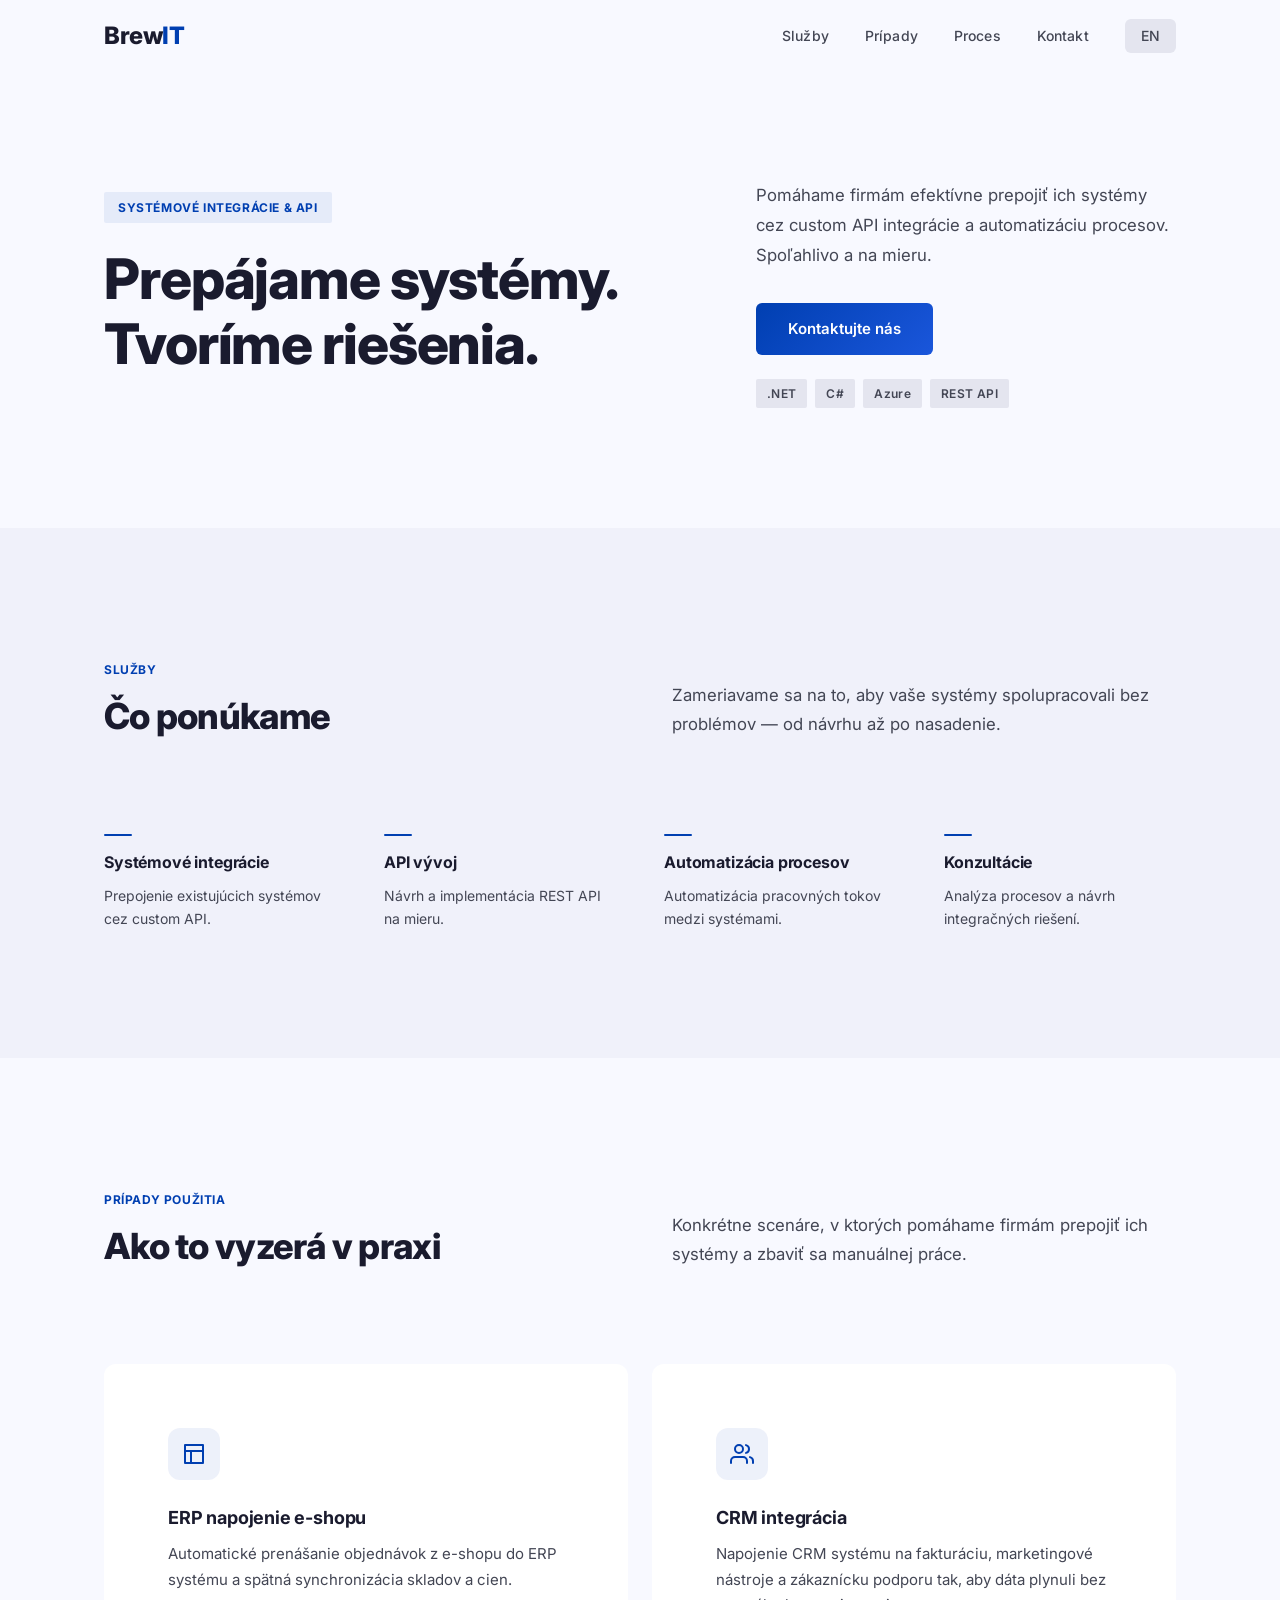
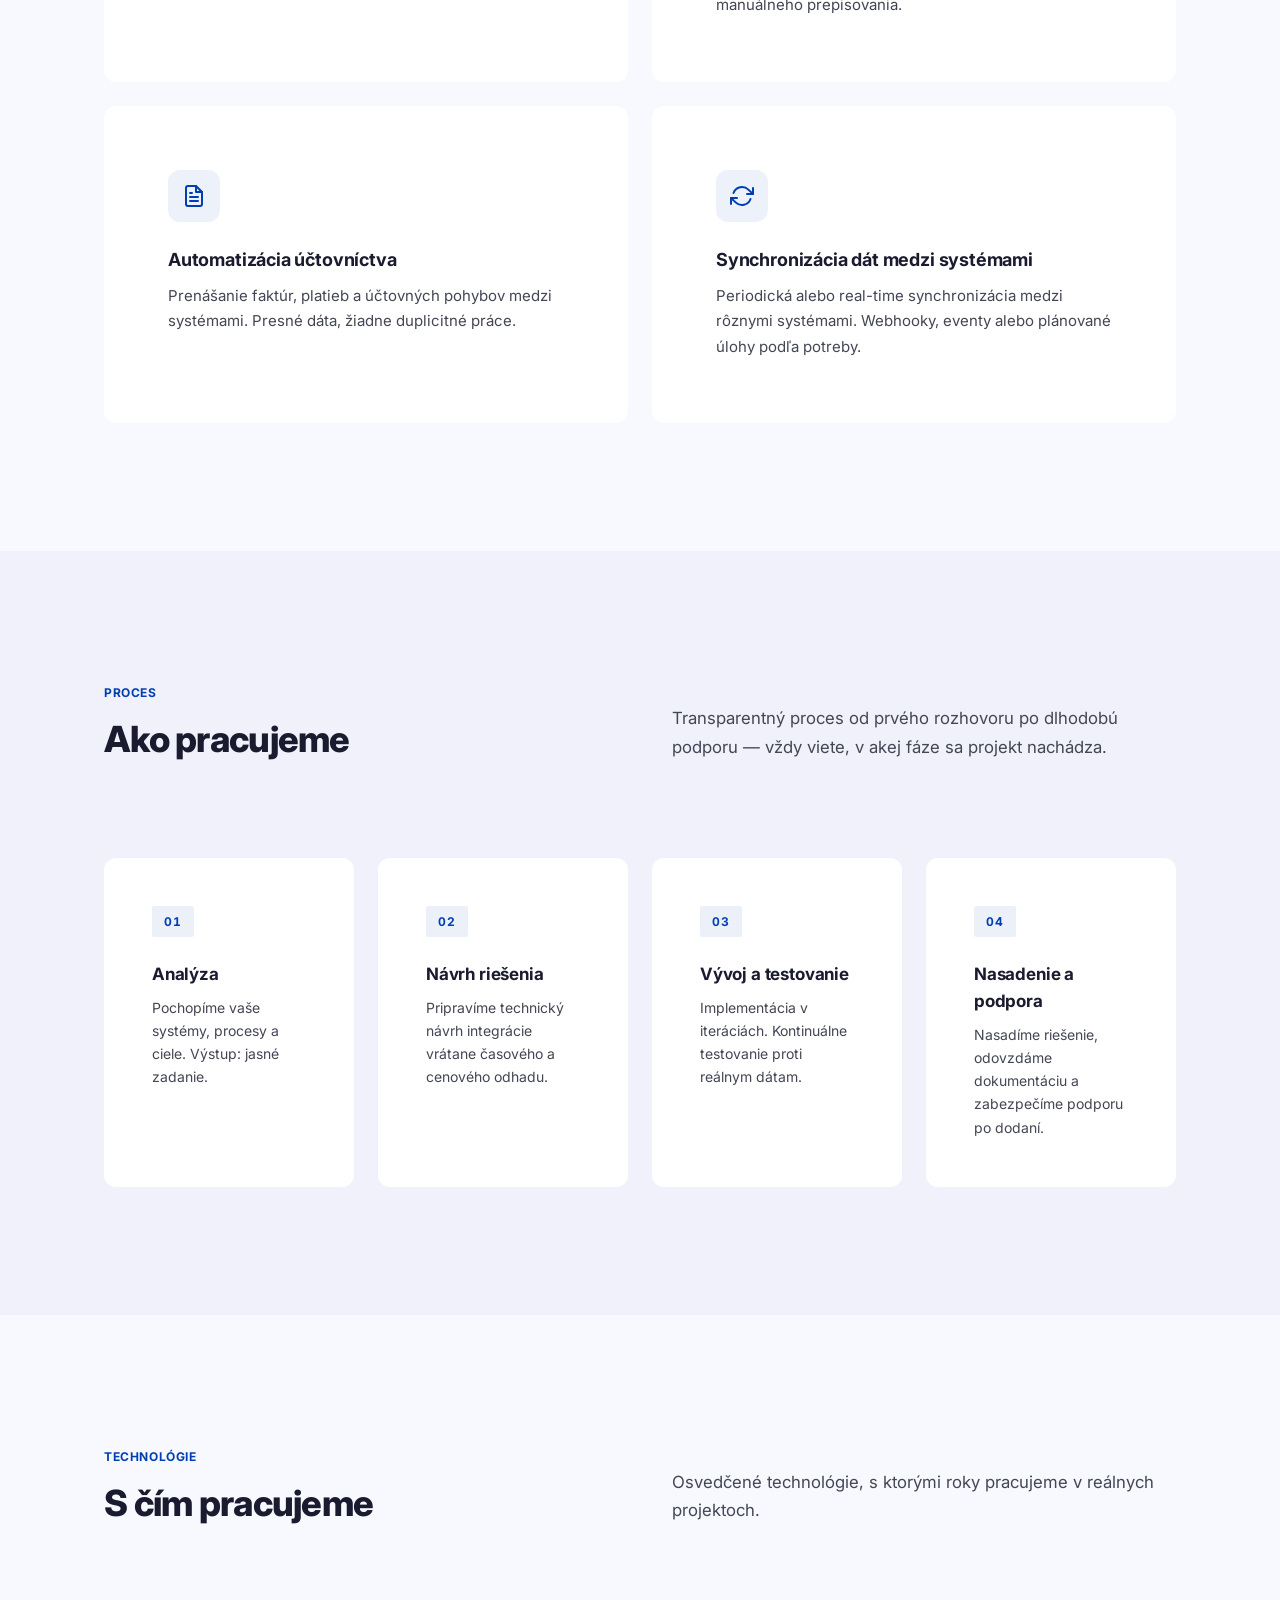
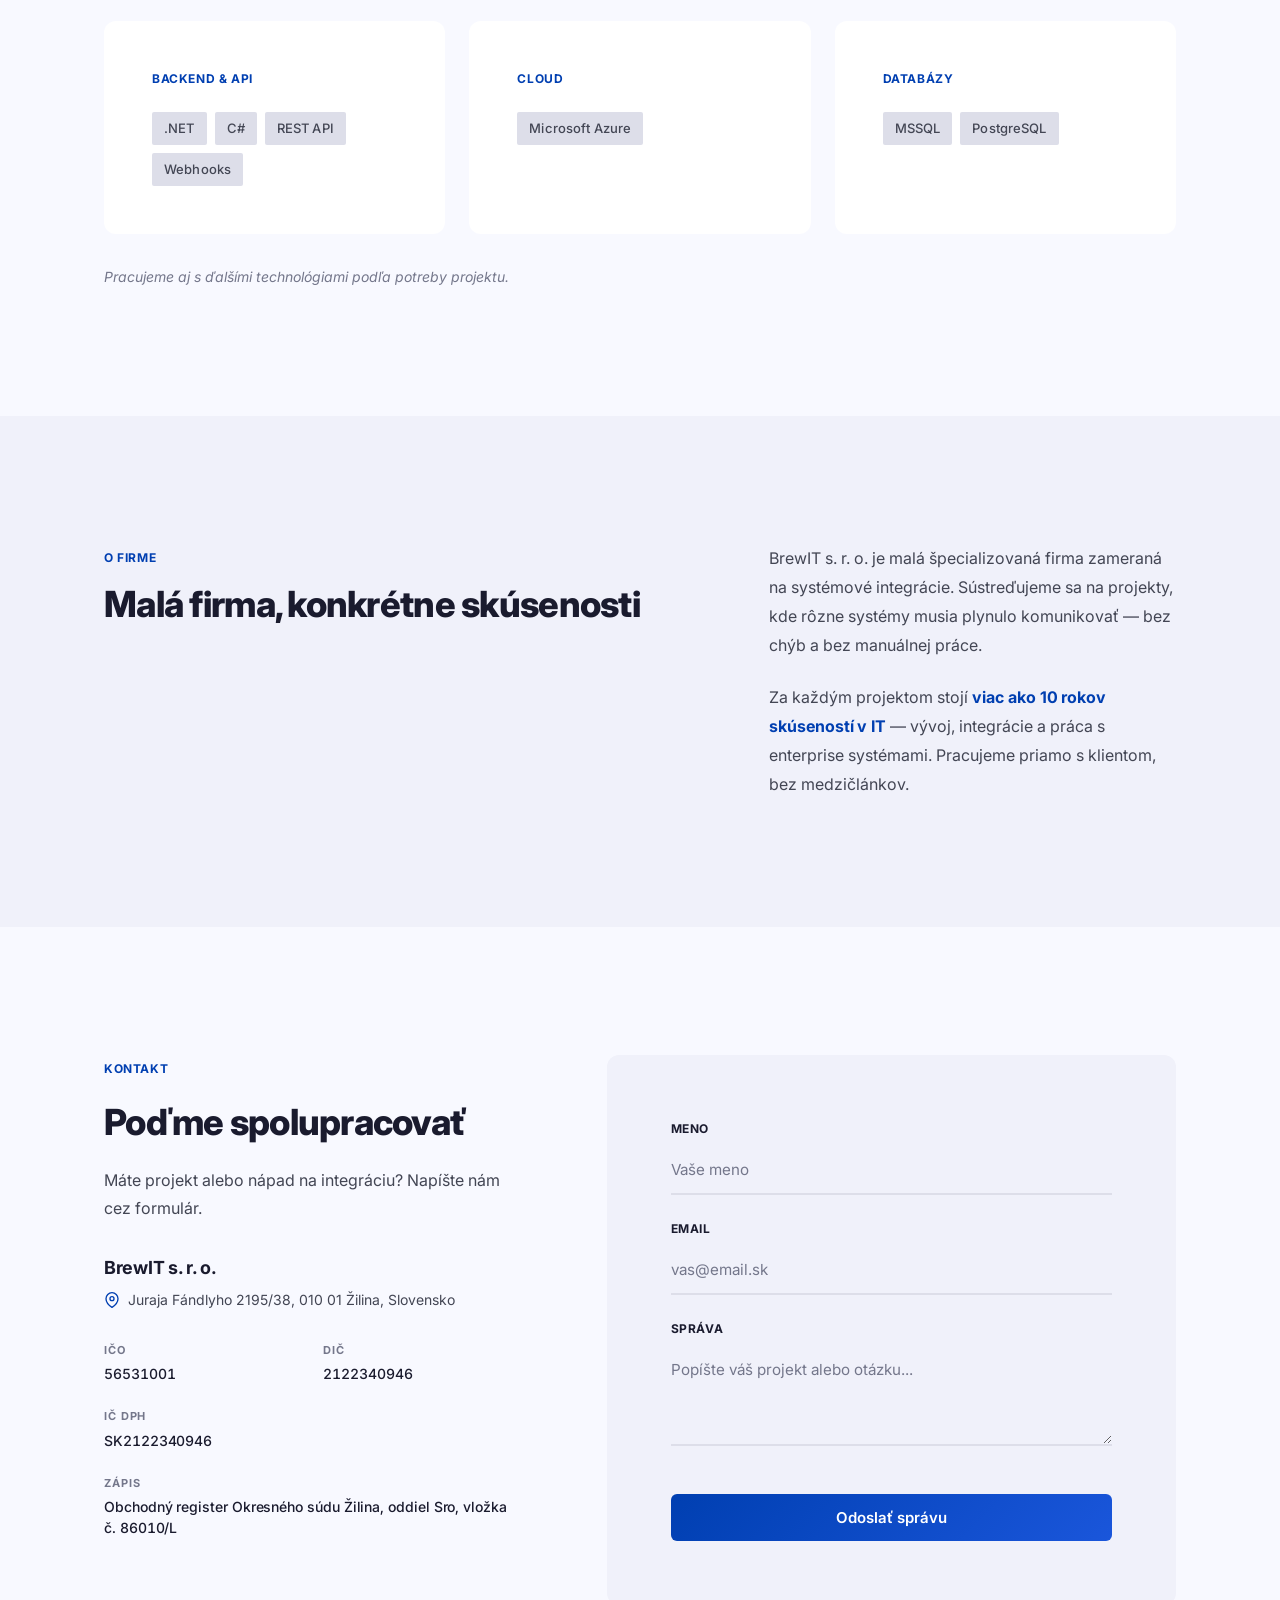
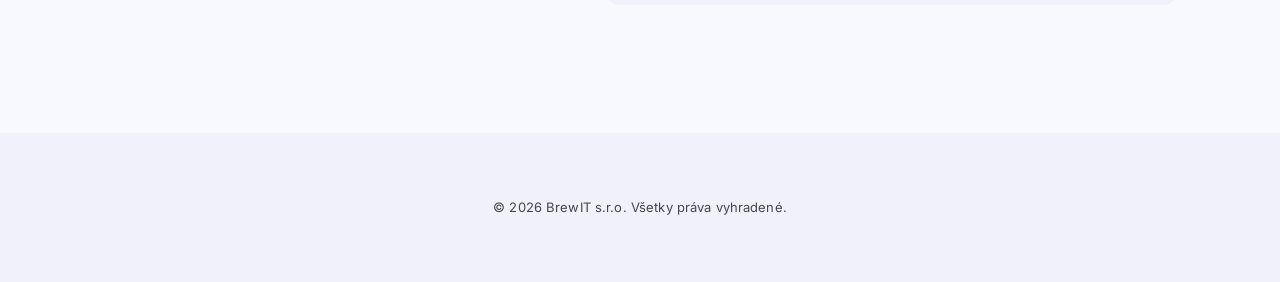
<file: index.html>
<!DOCTYPE html>
<html lang="sk">
<head>
  <meta charset="UTF-8">
  <meta name="viewport" content="width=device-width, initial-scale=1.0">

  <!-- SEO -->
  <title>BrewIT s.r.o. | Systémové integrácie &amp; API vývoj</title>
  <meta name="description" content="BrewIT s.r.o. – custom systémové integrácie, API vývoj a automatizácia procesov. Prepájame vaše systémy efektívne a spoľahlivo.">
  <meta name="keywords" content="systémové integrácie, API vývoj, automatizácia, REST API, integračné riešenia, Slovensko, BrewIT">
  <meta name="author" content="BrewIT s.r.o.">
  <meta name="robots" content="index, follow">
  <link rel="canonical" href="https://brewit.sk/">

  <!-- Hreflang -->
  <link rel="alternate" hreflang="sk" href="https://brewit.sk/">
  <link rel="alternate" hreflang="en" href="https://brewit.sk/en/">
  <link rel="alternate" hreflang="x-default" href="https://brewit.sk/">

  <!-- Open Graph -->
  <meta property="og:type" content="website">
  <meta property="og:title" content="BrewIT s.r.o. | Systémové integrácie &amp; API vývoj">
  <meta property="og:description" content="Custom systémové integrácie, API vývoj a automatizácia procesov. Prepájame vaše systémy efektívne a spoľahlivo.">
  <meta property="og:url" content="https://brewit.sk/">
  <meta property="og:locale" content="sk_SK">
  <meta property="og:site_name" content="BrewIT s.r.o.">
  <meta property="og:image" content="https://brewit.sk/og-image.svg">
  <meta property="og:image:width" content="1200">
  <meta property="og:image:height" content="630">
  <meta property="og:image:alt" content="BrewIT s.r.o. — Systémové integrácie & API vývoj">

  <!-- Favicon -->
  <link rel="icon" type="image/svg+xml" href="favicon.svg">

  <!-- Fonts -->
  <link rel="preconnect" href="https://fonts.googleapis.com">
  <link rel="preconnect" href="https://fonts.gstatic.com" crossorigin>
  <link href="https://fonts.googleapis.com/css2?family=Inter:wght@400;500;600;700;800&display=swap" rel="stylesheet">

  <!-- Styles -->
  <link rel="stylesheet" href="css/style.css">

  <!-- JSON-LD Structured Data -->
  <script type="application/ld+json">
  {
    "@context": "https://schema.org",
    "@type": "ProfessionalService",
    "name": "BrewIT s.r.o.",
    "description": "Custom systémové integrácie, API vývoj a automatizácia procesov",
    "url": "https://brewit.sk",
    "areaServed": ["SK", "CZ"],
    "serviceType": ["Systémové integrácie", "API vývoj", "Automatizácia procesov", "IT konzultácie"],
    "knowsLanguage": ["sk", "en", "cs"],
    "priceRange": "$$"
  }
  </script>
</head>
<body>

  <a href="#main" class="skip-link">Preskočiť na obsah</a>

  <!-- Header -->
  <header class="header" id="header">
    <div class="container">
      <a href="/" class="logo">Brew<span>IT</span></a>
      <nav class="nav" id="nav">
        <a href="#sluzby">Služby</a>
        <a href="#pripady">Prípady</a>
        <a href="#proces">Proces</a>
        <a href="#kontakt">Kontakt</a>
        <a href="/en/" class="lang-switch">EN</a>
      </nav>
      <button class="menu-toggle" id="menuToggle" aria-label="Otvoriť menu">
        <span></span>
        <span></span>
        <span></span>
      </button>
    </div>
  </header>

  <main id="main">
    <!-- Hero — Asymmetric -->
    <section class="hero">
      <div class="container">
        <div class="hero-content">
          <div class="hero-left">
            <span class="hero-label">Systémové integrácie &amp; API</span>
            <h1>Prepájame systémy.<br>Tvoríme riešenia.</h1>
          </div>
          <div class="hero-right">
            <p>Pomáhame firmám efektívne prepojiť ich systémy cez custom API integrácie a automatizáciu procesov. Spoľahlivo a na mieru.</p>
            <a href="#kontakt" class="btn btn-primary">Kontaktujte nás</a>
            <div class="hero-chips" aria-label="Kľúčové technológie">
              <span class="hero-chip">.NET</span>
              <span class="hero-chip">C#</span>
              <span class="hero-chip">Azure</span>
              <span class="hero-chip">REST API</span>
            </div>
          </div>
        </div>
      </div>
    </section>

    <!-- Služby -->
    <section class="services" id="sluzby">
      <div class="container">
        <div class="section-header">
          <div>
            <span class="section-label">Služby</span>
            <h2>Čo ponúkame</h2>
          </div>
          <p>Zameriavame sa na to, aby vaše systémy spolupracovali bez problémov — od návrhu až po nasadenie.</p>
        </div>
        <div class="services-strip">
          <div class="service-pillar">
            <h3>Systémové integrácie</h3>
            <p>Prepojenie existujúcich systémov cez custom API.</p>
          </div>
          <div class="service-pillar">
            <h3>API vývoj</h3>
            <p>Návrh a implementácia REST API na mieru.</p>
          </div>
          <div class="service-pillar">
            <h3>Automatizácia procesov</h3>
            <p>Automatizácia pracovných tokov medzi systémami.</p>
          </div>
          <div class="service-pillar">
            <h3>Konzultácie</h3>
            <p>Analýza procesov a návrh integračných riešení.</p>
          </div>
        </div>
      </div>
    </section>

    <!-- Prípady použitia -->
    <section class="use-cases" id="pripady">
      <div class="container">
        <div class="section-header">
          <div>
            <span class="section-label">Prípady použitia</span>
            <h2>Ako to vyzerá v praxi</h2>
          </div>
          <p>Konkrétne scenáre, v ktorých pomáhame firmám prepojiť ich systémy a zbaviť sa manuálnej práce.</p>
        </div>
        <div class="use-cases-grid">

          <div class="use-case-card">
            <div class="service-icon">
              <svg aria-hidden="true" viewBox="0 0 24 24"><path d="M3 3h18v18H3z"/><path d="M3 9h18M9 21V9"/></svg>
            </div>
            <h3>ERP napojenie e-shopu</h3>
            <p>Automatické prenášanie objednávok z e-shopu do ERP systému a spätná synchronizácia skladov a cien.</p>
          </div>

          <div class="use-case-card">
            <div class="service-icon">
              <svg aria-hidden="true" viewBox="0 0 24 24"><path d="M17 21v-2a4 4 0 00-4-4H5a4 4 0 00-4 4v2"/><circle cx="9" cy="7" r="4"/><path d="M23 21v-2a4 4 0 00-3-3.87M16 3.13a4 4 0 010 7.75"/></svg>
            </div>
            <h3>CRM integrácia</h3>
            <p>Napojenie CRM systému na fakturáciu, marketingové nástroje a zákaznícku podporu tak, aby dáta plynuli bez manuálneho prepisovania.</p>
          </div>

          <div class="use-case-card">
            <div class="service-icon">
              <svg aria-hidden="true" viewBox="0 0 24 24"><path d="M14 2H6a2 2 0 00-2 2v16a2 2 0 002 2h12a2 2 0 002-2V8z"/><path d="M14 2v6h6M16 13H8M16 17H8M10 9H8"/></svg>
            </div>
            <h3>Automatizácia účtovníctva</h3>
            <p>Prenášanie faktúr, platieb a účtovných pohybov medzi systémami. Presné dáta, žiadne duplicitné práce.</p>
          </div>

          <div class="use-case-card">
            <div class="service-icon">
              <svg aria-hidden="true" viewBox="0 0 24 24"><path d="M23 4v6h-6M1 20v-6h6"/><path d="M3.51 9a9 9 0 0114.85-3.36L23 10M1 14l4.64 4.36A9 9 0 0020.49 15"/></svg>
            </div>
            <h3>Synchronizácia dát medzi systémami</h3>
            <p>Periodická alebo real-time synchronizácia medzi rôznymi systémami. Webhooky, eventy alebo plánované úlohy podľa potreby.</p>
          </div>

        </div>
      </div>
    </section>

    <!-- Proces -->
    <section class="process" id="proces">
      <div class="container">
        <div class="section-header">
          <div>
            <span class="section-label">Proces</span>
            <h2>Ako pracujeme</h2>
          </div>
          <p>Transparentný proces od prvého rozhovoru po dlhodobú podporu — vždy viete, v akej fáze sa projekt nachádza.</p>
        </div>
        <div class="process-steps">

          <div class="process-step">
            <span class="process-number">01</span>
            <h3>Analýza</h3>
            <p>Pochopíme vaše systémy, procesy a ciele. Výstup: jasné zadanie.</p>
          </div>

          <div class="process-step">
            <span class="process-number">02</span>
            <h3>Návrh riešenia</h3>
            <p>Pripravíme technický návrh integrácie vrátane časového a cenového odhadu.</p>
          </div>

          <div class="process-step">
            <span class="process-number">03</span>
            <h3>Vývoj a testovanie</h3>
            <p>Implementácia v iteráciách. Kontinuálne testovanie proti reálnym dátam.</p>
          </div>

          <div class="process-step">
            <span class="process-number">04</span>
            <h3>Nasadenie a podpora</h3>
            <p>Nasadíme riešenie, odovzdáme dokumentáciu a zabezpečíme podporu po dodaní.</p>
          </div>

        </div>
      </div>
    </section>

    <!-- Technológie -->
    <section class="tech" id="technologie">
      <div class="container">
        <div class="section-header">
          <div>
            <span class="section-label">Technológie</span>
            <h2>S čím pracujeme</h2>
          </div>
          <p>Osvedčené technológie, s ktorými roky pracujeme v reálnych projektoch.</p>
        </div>
        <div class="tech-grid">

          <div class="tech-category">
            <h3>Backend &amp; API</h3>
            <div class="tech-chips">
              <span class="tech-chip">.NET</span>
              <span class="tech-chip">C#</span>
              <span class="tech-chip">REST API</span>
              <span class="tech-chip">Webhooks</span>
            </div>
          </div>

          <div class="tech-category">
            <h3>Cloud</h3>
            <div class="tech-chips">
              <span class="tech-chip">Microsoft Azure</span>
            </div>
          </div>

          <div class="tech-category">
            <h3>Databázy</h3>
            <div class="tech-chips">
              <span class="tech-chip">MSSQL</span>
              <span class="tech-chip">PostgreSQL</span>
            </div>
          </div>

        </div>
        <p class="tech-note">Pracujeme aj s ďalšími technológiami podľa potreby projektu.</p>
      </div>
    </section>

    <!-- O firme -->
    <section class="about" id="o-firme">
      <div class="container">
        <div class="about-content">
          <div class="about-left">
            <span class="section-label">O firme</span>
            <h2>Malá firma, konkrétne skúsenosti</h2>
          </div>
          <div class="about-right">
            <p>BrewIT s. r. o. je malá špecializovaná firma zameraná na systémové integrácie. Sústreďujeme sa na projekty, kde rôzne systémy musia plynulo komunikovať — bez chýb a bez manuálnej práce.</p>
            <p>Za každým projektom stojí <span class="stat-inline">viac ako 10 rokov skúseností v IT</span> — vývoj, integrácie a práca s enterprise systémami. Pracujeme priamo s klientom, bez medzičlánkov.</p>
          </div>
        </div>
      </div>
    </section>

    <!-- Kontakt -->
    <section class="contact" id="kontakt">
      <div class="container">
        <div class="contact-wrapper">
          <div class="contact-info">
            <span class="section-label">Kontakt</span>
            <h2>Poďme spolupracovať</h2>
            <p>Máte projekt alebo nápad na integráciu? Napíšte nám cez formulár.</p>

            <div class="billing">
              <div class="billing-header">
                <div class="billing-name">BrewIT s. r. o.</div>
                <div class="billing-address">
                  <svg aria-hidden="true" viewBox="0 0 24 24"><path d="M21 10c0 7-9 13-9 13s-9-6-9-13a9 9 0 0118 0z"/><circle cx="12" cy="10" r="3"/></svg>
                  <span>Juraja Fándlyho 2195/38, 010 01 Žilina, Slovensko</span>
                </div>
              </div>

              <div class="billing-grid">
                <div class="billing-row">
                  <span class="billing-label">IČO</span>
                  <span class="billing-value">56531001</span>
                </div>
                <div class="billing-row">
                  <span class="billing-label">DIČ</span>
                  <span class="billing-value">2122340946</span>
                </div>
                <div class="billing-row billing-row--full">
                  <span class="billing-label">IČ DPH</span>
                  <span class="billing-value">SK2122340946</span>
                </div>
                <div class="billing-row billing-row--full">
                  <span class="billing-label">Zápis</span>
                  <span class="billing-value">Obchodný register Okresného súdu Žilina, oddiel Sro, vložka č. 86010/L</span>
                </div>
              </div>
            </div>
          </div>

          <form class="contact-form" action="https://formspree.io/f/xpqorbgz" method="POST">
            <div class="form-group">
              <label for="name">Meno</label>
              <input type="text" id="name" name="name" required placeholder="Vaše meno">
            </div>
            <div class="form-group">
              <label for="email">Email</label>
              <input type="email" id="email" name="email" required placeholder="vas@email.sk">
            </div>
            <div class="form-group">
              <label for="message">Správa</label>
              <textarea id="message" name="message" required placeholder="Popíšte váš projekt alebo otázku..."></textarea>
            </div>
            <div class="form-hp" aria-hidden="true">
              <label for="_gotcha">Nevypĺňajte toto pole</label>
              <input type="text" id="_gotcha" name="_gotcha" tabindex="-1" autocomplete="off">
            </div>
            <p class="form-error" role="alert" hidden></p>
            <button type="submit" class="btn btn-primary">Odoslať správu</button>
          </form>
          <div class="form-success" role="status" hidden>
            <span class="section-label">Odoslané</span>
            <h3>Ďakujeme za vašu správu.</h3>
            <p>Dostali sme ju a ozveme sa vám čoskoro.</p>
          </div>
        </div>
      </div>
    </section>
  </main>

  <!-- Footer -->
  <footer class="footer">
    <div class="container">
      <p>&copy; 2026 BrewIT s.r.o. Všetky práva vyhradené.</p>
    </div>
  </footer>

  <script src="js/main.js"></script>
</body>
</html>
</file>
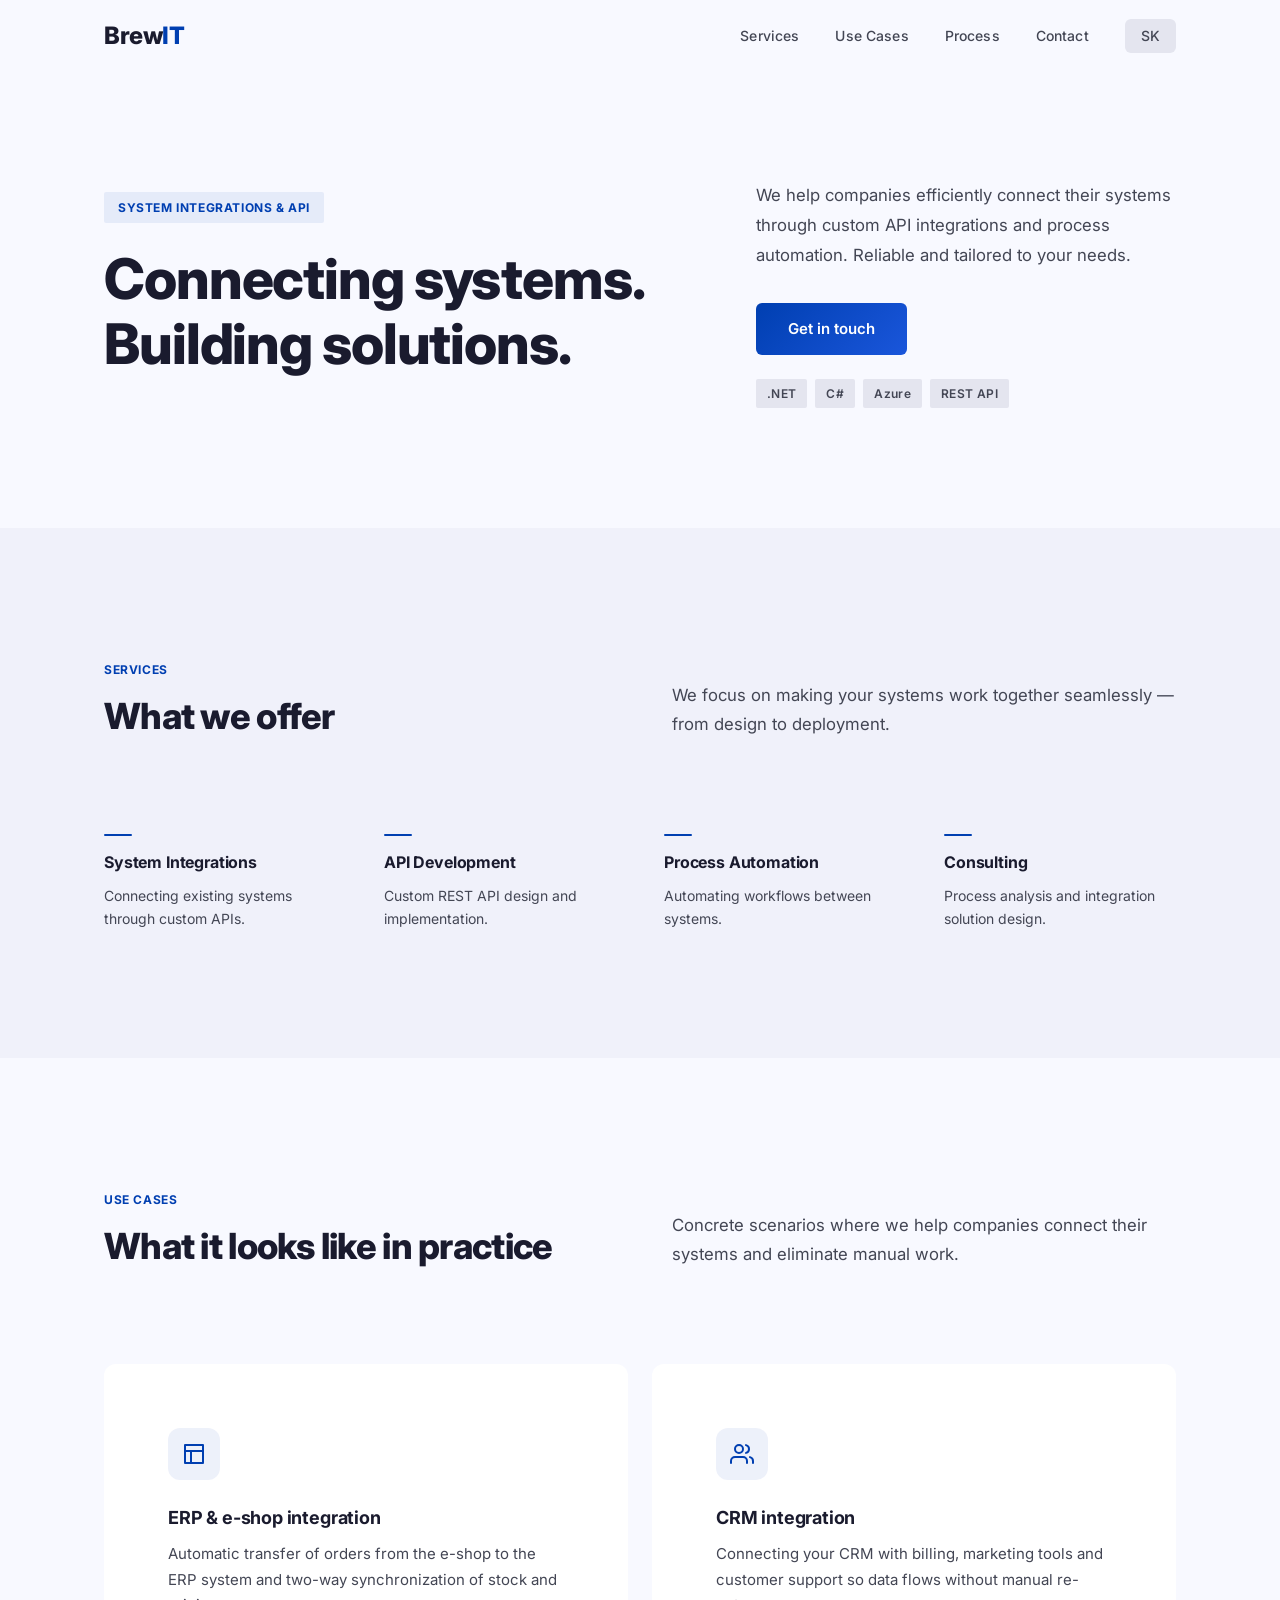
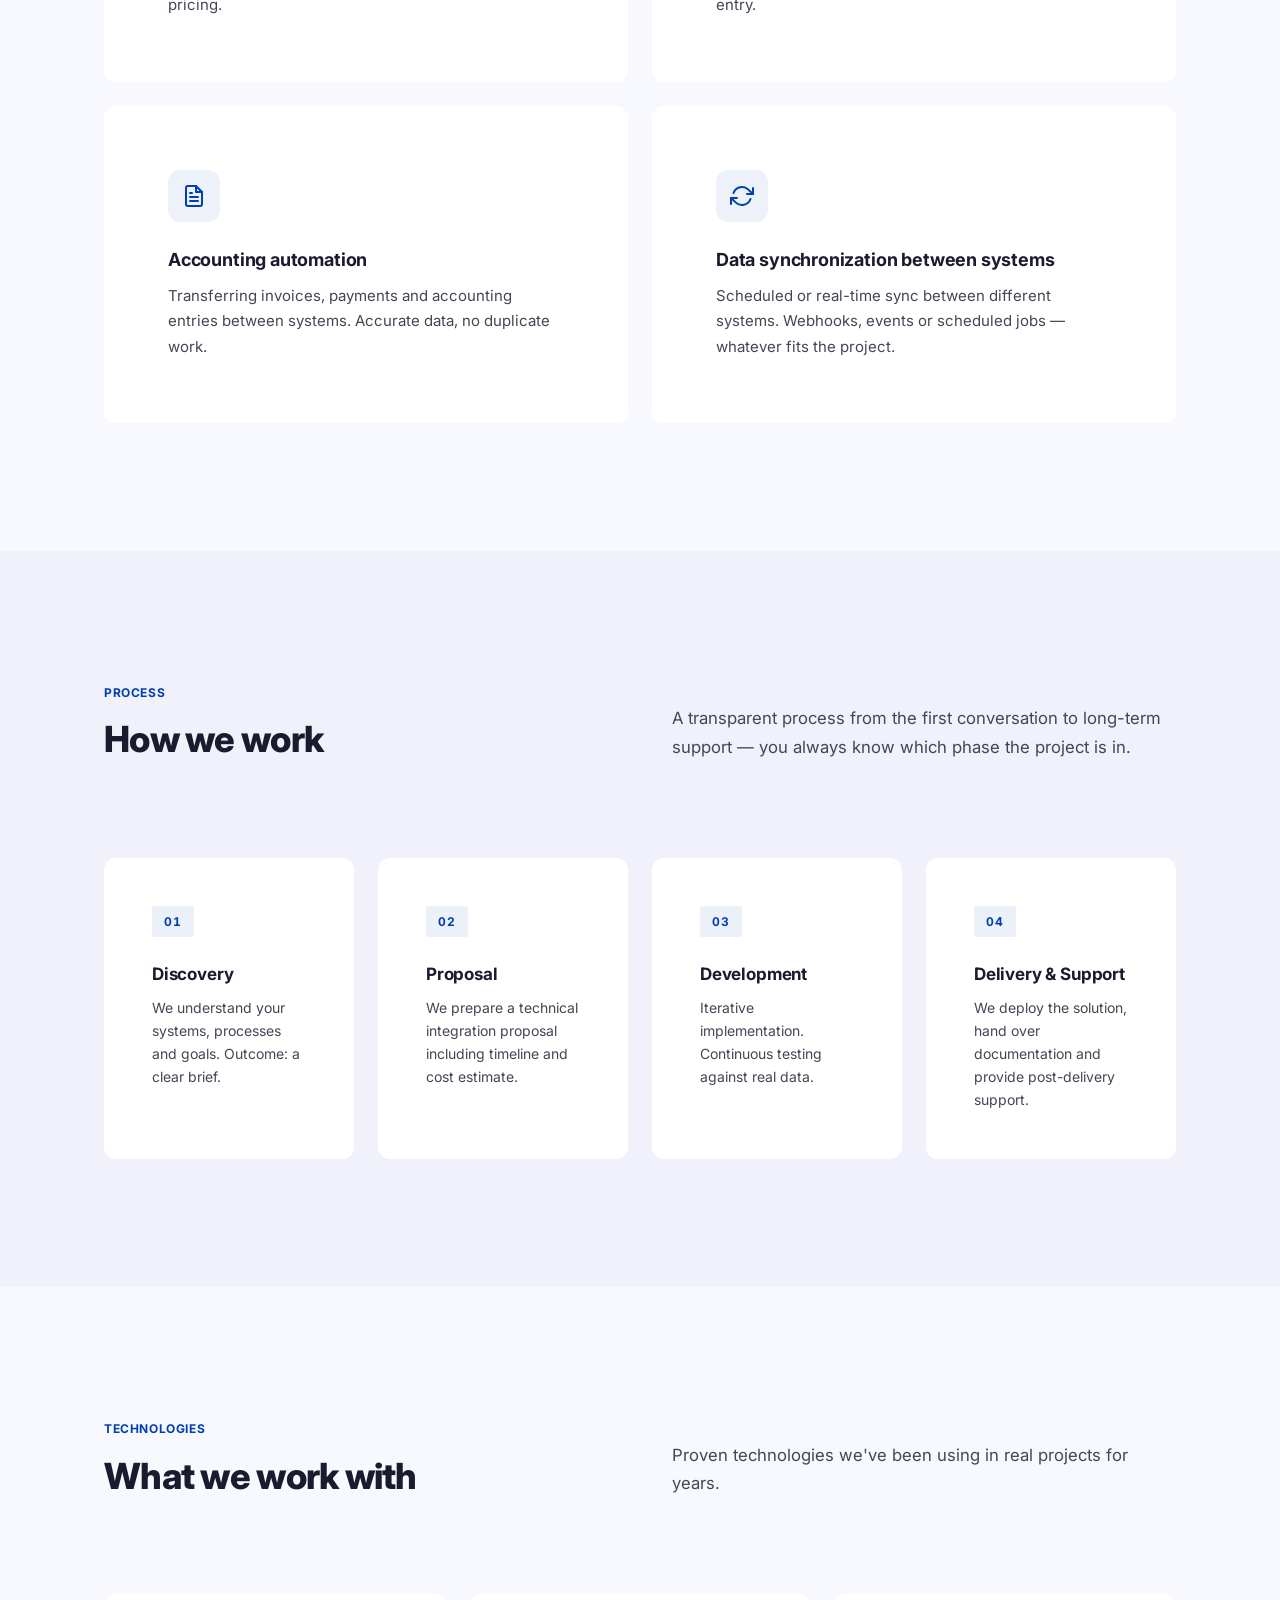
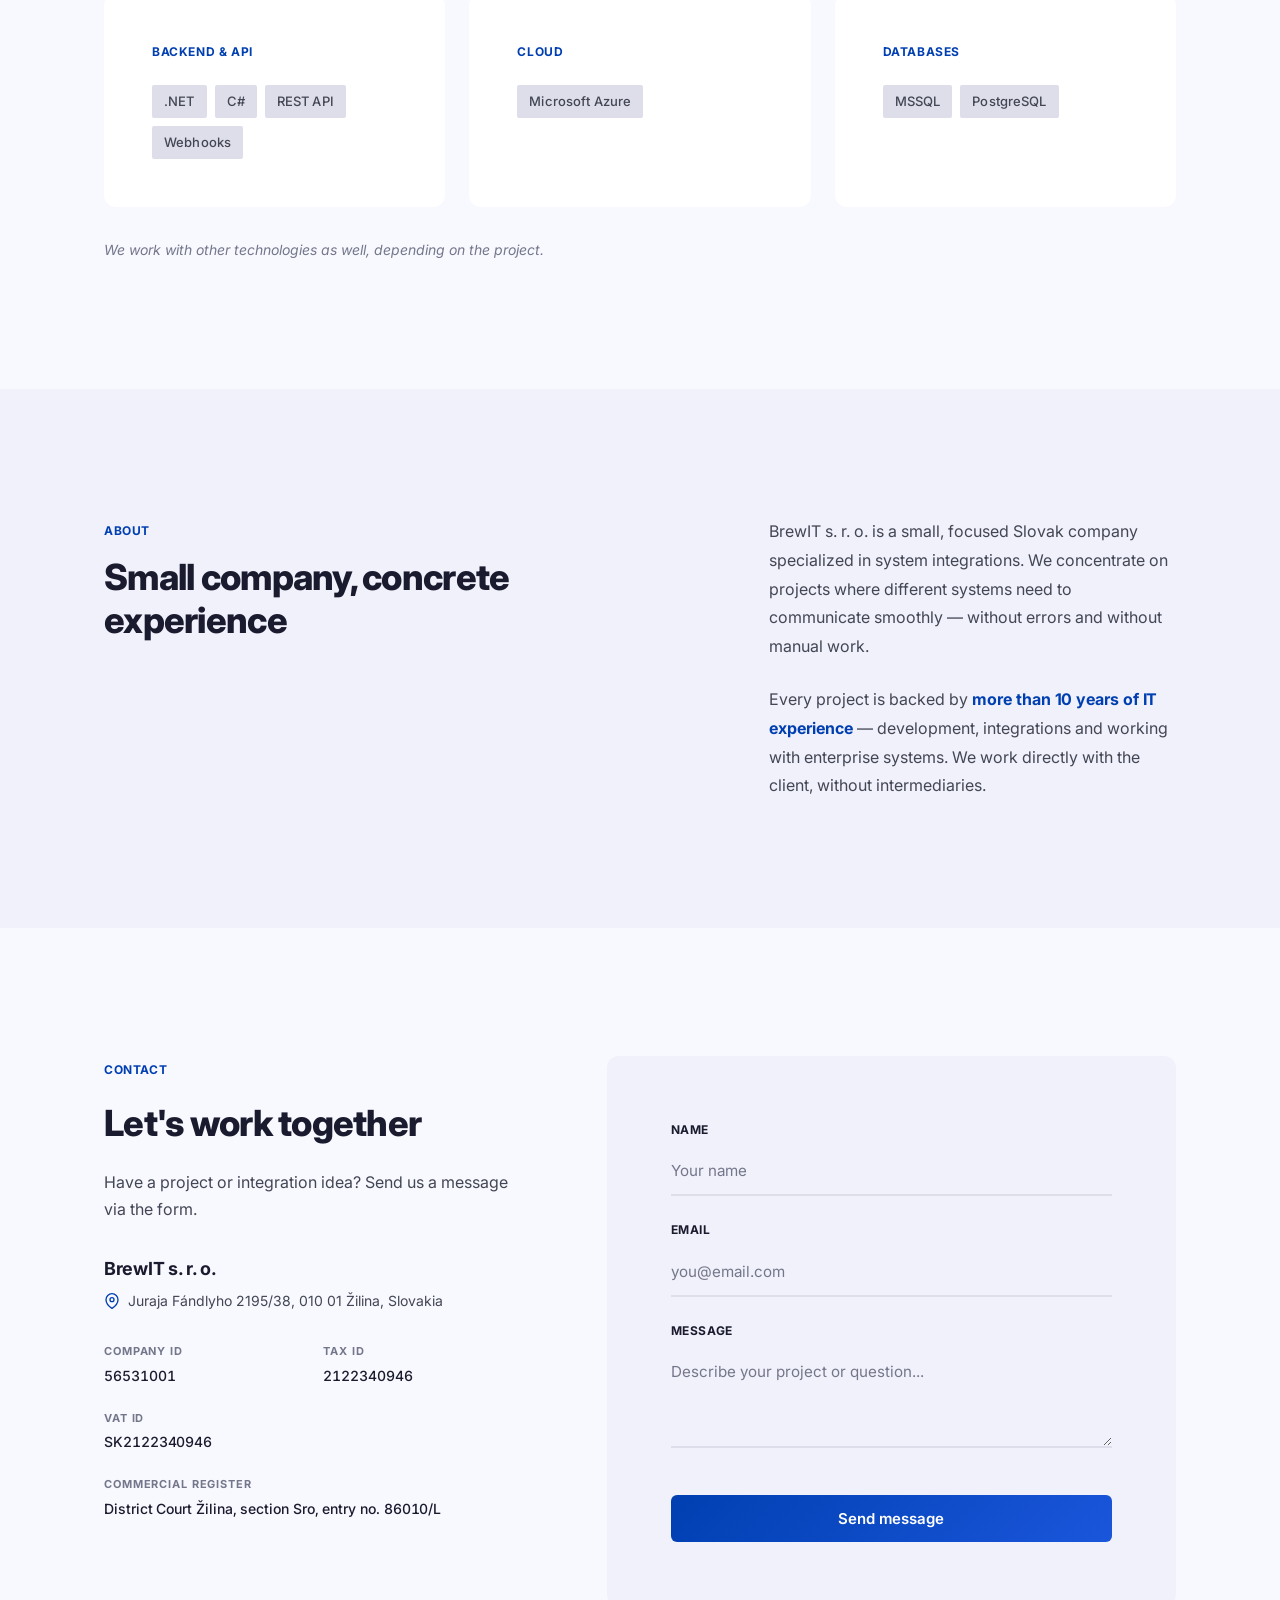
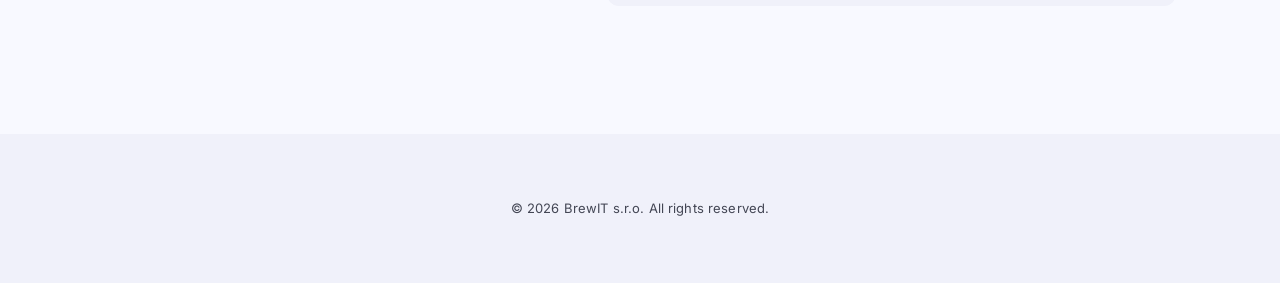
<file: en/index.html>
<!DOCTYPE html>
<html lang="en">
<head>
  <meta charset="UTF-8">
  <meta name="viewport" content="width=device-width, initial-scale=1.0">

  <!-- SEO -->
  <title>BrewIT s.r.o. | System Integrations &amp; API Development</title>
  <meta name="description" content="BrewIT s.r.o. – custom system integrations, API development and process automation. We connect your systems efficiently and reliably.">
  <meta name="keywords" content="system integrations, API development, automation, REST API, integration solutions, Slovakia, BrewIT">
  <meta name="author" content="BrewIT s.r.o.">
  <meta name="robots" content="index, follow">
  <link rel="canonical" href="https://brewit.sk/en/">

  <!-- Hreflang -->
  <link rel="alternate" hreflang="sk" href="https://brewit.sk/">
  <link rel="alternate" hreflang="en" href="https://brewit.sk/en/">
  <link rel="alternate" hreflang="x-default" href="https://brewit.sk/">

  <!-- Open Graph -->
  <meta property="og:type" content="website">
  <meta property="og:title" content="BrewIT s.r.o. | System Integrations &amp; API Development">
  <meta property="og:description" content="Custom system integrations, API development and process automation. We connect your systems efficiently and reliably.">
  <meta property="og:url" content="https://brewit.sk/en/">
  <meta property="og:locale" content="en_US">
  <meta property="og:site_name" content="BrewIT s.r.o.">
  <meta property="og:image" content="https://brewit.sk/og-image.svg">
  <meta property="og:image:width" content="1200">
  <meta property="og:image:height" content="630">
  <meta property="og:image:alt" content="BrewIT s.r.o. — System Integrations & API Development">

  <!-- Favicon -->
  <link rel="icon" type="image/svg+xml" href="../favicon.svg">

  <!-- Fonts -->
  <link rel="preconnect" href="https://fonts.googleapis.com">
  <link rel="preconnect" href="https://fonts.gstatic.com" crossorigin>
  <link href="https://fonts.googleapis.com/css2?family=Inter:wght@400;500;600;700;800&display=swap" rel="stylesheet">

  <!-- Styles -->
  <link rel="stylesheet" href="../css/style.css">

  <!-- JSON-LD Structured Data -->
  <script type="application/ld+json">
  {
    "@context": "https://schema.org",
    "@type": "ProfessionalService",
    "name": "BrewIT s.r.o.",
    "description": "Custom system integrations, API development and process automation",
    "url": "https://brewit.sk",
    "areaServed": ["SK", "CZ"],
    "serviceType": ["System Integrations", "API Development", "Process Automation", "IT Consulting"],
    "knowsLanguage": ["sk", "en", "cs"],
    "priceRange": "$$"
  }
  </script>
</head>
<body>

  <a href="#main" class="skip-link">Skip to content</a>

  <!-- Header -->
  <header class="header" id="header">
    <div class="container">
      <a href="/en/" class="logo">Brew<span>IT</span></a>
      <nav class="nav" id="nav">
        <a href="#services">Services</a>
        <a href="#use-cases">Use Cases</a>
        <a href="#process">Process</a>
        <a href="#contact">Contact</a>
        <a href="/" class="lang-switch">SK</a>
      </nav>
      <button class="menu-toggle" id="menuToggle" aria-label="Open menu">
        <span></span>
        <span></span>
        <span></span>
      </button>
    </div>
  </header>

  <main id="main">
    <!-- Hero — Asymmetric -->
    <section class="hero">
      <div class="container">
        <div class="hero-content">
          <div class="hero-left">
            <span class="hero-label">System Integrations &amp; API</span>
            <h1>Connecting systems.<br>Building solutions.</h1>
          </div>
          <div class="hero-right">
            <p>We help companies efficiently connect their systems through custom API integrations and process automation. Reliable and tailored to your needs.</p>
            <a href="#contact" class="btn btn-primary">Get in touch</a>
            <div class="hero-chips" aria-label="Key technologies">
              <span class="hero-chip">.NET</span>
              <span class="hero-chip">C#</span>
              <span class="hero-chip">Azure</span>
              <span class="hero-chip">REST API</span>
            </div>
          </div>
        </div>
      </div>
    </section>

    <!-- Services -->
    <section class="services" id="services">
      <div class="container">
        <div class="section-header">
          <div>
            <span class="section-label">Services</span>
            <h2>What we offer</h2>
          </div>
          <p>We focus on making your systems work together seamlessly — from design to deployment.</p>
        </div>
        <div class="services-strip">
          <div class="service-pillar">
            <h3>System Integrations</h3>
            <p>Connecting existing systems through custom APIs.</p>
          </div>
          <div class="service-pillar">
            <h3>API Development</h3>
            <p>Custom REST API design and implementation.</p>
          </div>
          <div class="service-pillar">
            <h3>Process Automation</h3>
            <p>Automating workflows between systems.</p>
          </div>
          <div class="service-pillar">
            <h3>Consulting</h3>
            <p>Process analysis and integration solution design.</p>
          </div>
        </div>
      </div>
    </section>

    <!-- Use Cases -->
    <section class="use-cases" id="use-cases">
      <div class="container">
        <div class="section-header">
          <div>
            <span class="section-label">Use Cases</span>
            <h2>What it looks like in practice</h2>
          </div>
          <p>Concrete scenarios where we help companies connect their systems and eliminate manual work.</p>
        </div>
        <div class="use-cases-grid">

          <div class="use-case-card">
            <div class="service-icon">
              <svg aria-hidden="true" viewBox="0 0 24 24"><path d="M3 3h18v18H3z"/><path d="M3 9h18M9 21V9"/></svg>
            </div>
            <h3>ERP &amp; e-shop integration</h3>
            <p>Automatic transfer of orders from the e-shop to the ERP system and two-way synchronization of stock and pricing.</p>
          </div>

          <div class="use-case-card">
            <div class="service-icon">
              <svg aria-hidden="true" viewBox="0 0 24 24"><path d="M17 21v-2a4 4 0 00-4-4H5a4 4 0 00-4 4v2"/><circle cx="9" cy="7" r="4"/><path d="M23 21v-2a4 4 0 00-3-3.87M16 3.13a4 4 0 010 7.75"/></svg>
            </div>
            <h3>CRM integration</h3>
            <p>Connecting your CRM with billing, marketing tools and customer support so data flows without manual re-entry.</p>
          </div>

          <div class="use-case-card">
            <div class="service-icon">
              <svg aria-hidden="true" viewBox="0 0 24 24"><path d="M14 2H6a2 2 0 00-2 2v16a2 2 0 002 2h12a2 2 0 002-2V8z"/><path d="M14 2v6h6M16 13H8M16 17H8M10 9H8"/></svg>
            </div>
            <h3>Accounting automation</h3>
            <p>Transferring invoices, payments and accounting entries between systems. Accurate data, no duplicate work.</p>
          </div>

          <div class="use-case-card">
            <div class="service-icon">
              <svg aria-hidden="true" viewBox="0 0 24 24"><path d="M23 4v6h-6M1 20v-6h6"/><path d="M3.51 9a9 9 0 0114.85-3.36L23 10M1 14l4.64 4.36A9 9 0 0020.49 15"/></svg>
            </div>
            <h3>Data synchronization between systems</h3>
            <p>Scheduled or real-time sync between different systems. Webhooks, events or scheduled jobs — whatever fits the project.</p>
          </div>

        </div>
      </div>
    </section>

    <!-- Process -->
    <section class="process" id="process">
      <div class="container">
        <div class="section-header">
          <div>
            <span class="section-label">Process</span>
            <h2>How we work</h2>
          </div>
          <p>A transparent process from the first conversation to long-term support — you always know which phase the project is in.</p>
        </div>
        <div class="process-steps">

          <div class="process-step">
            <span class="process-number">01</span>
            <h3>Discovery</h3>
            <p>We understand your systems, processes and goals. Outcome: a clear brief.</p>
          </div>

          <div class="process-step">
            <span class="process-number">02</span>
            <h3>Proposal</h3>
            <p>We prepare a technical integration proposal including timeline and cost estimate.</p>
          </div>

          <div class="process-step">
            <span class="process-number">03</span>
            <h3>Development</h3>
            <p>Iterative implementation. Continuous testing against real data.</p>
          </div>

          <div class="process-step">
            <span class="process-number">04</span>
            <h3>Delivery &amp; Support</h3>
            <p>We deploy the solution, hand over documentation and provide post-delivery support.</p>
          </div>

        </div>
      </div>
    </section>

    <!-- Technologies -->
    <section class="tech" id="technologies">
      <div class="container">
        <div class="section-header">
          <div>
            <span class="section-label">Technologies</span>
            <h2>What we work with</h2>
          </div>
          <p>Proven technologies we've been using in real projects for years.</p>
        </div>
        <div class="tech-grid">

          <div class="tech-category">
            <h3>Backend &amp; API</h3>
            <div class="tech-chips">
              <span class="tech-chip">.NET</span>
              <span class="tech-chip">C#</span>
              <span class="tech-chip">REST API</span>
              <span class="tech-chip">Webhooks</span>
            </div>
          </div>

          <div class="tech-category">
            <h3>Cloud</h3>
            <div class="tech-chips">
              <span class="tech-chip">Microsoft Azure</span>
            </div>
          </div>

          <div class="tech-category">
            <h3>Databases</h3>
            <div class="tech-chips">
              <span class="tech-chip">MSSQL</span>
              <span class="tech-chip">PostgreSQL</span>
            </div>
          </div>

        </div>
        <p class="tech-note">We work with other technologies as well, depending on the project.</p>
      </div>
    </section>

    <!-- About -->
    <section class="about" id="about">
      <div class="container">
        <div class="about-content">
          <div class="about-left">
            <span class="section-label">About</span>
            <h2>Small company, concrete experience</h2>
          </div>
          <div class="about-right">
            <p>BrewIT s. r. o. is a small, focused Slovak company specialized in system integrations. We concentrate on projects where different systems need to communicate smoothly — without errors and without manual work.</p>
            <p>Every project is backed by <span class="stat-inline">more than 10 years of IT experience</span> — development, integrations and working with enterprise systems. We work directly with the client, without intermediaries.</p>
          </div>
        </div>
      </div>
    </section>

    <!-- Contact -->
    <section class="contact" id="contact">
      <div class="container">
        <div class="contact-wrapper">
          <div class="contact-info">
            <span class="section-label">Contact</span>
            <h2>Let's work together</h2>
            <p>Have a project or integration idea? Send us a message via the form.</p>

            <div class="billing">
              <div class="billing-header">
                <div class="billing-name">BrewIT s. r. o.</div>
                <div class="billing-address">
                  <svg aria-hidden="true" viewBox="0 0 24 24"><path d="M21 10c0 7-9 13-9 13s-9-6-9-13a9 9 0 0118 0z"/><circle cx="12" cy="10" r="3"/></svg>
                  <span>Juraja Fándlyho 2195/38, 010 01 Žilina, Slovakia</span>
                </div>
              </div>

              <div class="billing-grid">
                <div class="billing-row">
                  <span class="billing-label">Company ID</span>
                  <span class="billing-value">56531001</span>
                </div>
                <div class="billing-row">
                  <span class="billing-label">Tax ID</span>
                  <span class="billing-value">2122340946</span>
                </div>
                <div class="billing-row billing-row--full">
                  <span class="billing-label">VAT ID</span>
                  <span class="billing-value">SK2122340946</span>
                </div>
                <div class="billing-row billing-row--full">
                  <span class="billing-label">Commercial Register</span>
                  <span class="billing-value">District Court Žilina, section Sro, entry no. 86010/L</span>
                </div>
              </div>
            </div>
          </div>

          <form class="contact-form" action="https://formspree.io/f/xpqorbgz" method="POST">
            <div class="form-group">
              <label for="name">Name</label>
              <input type="text" id="name" name="name" required placeholder="Your name">
            </div>
            <div class="form-group">
              <label for="email">Email</label>
              <input type="email" id="email" name="email" required placeholder="you@email.com">
            </div>
            <div class="form-group">
              <label for="message">Message</label>
              <textarea id="message" name="message" required placeholder="Describe your project or question..."></textarea>
            </div>
            <div class="form-hp" aria-hidden="true">
              <label for="_gotcha">Leave this field empty</label>
              <input type="text" id="_gotcha" name="_gotcha" tabindex="-1" autocomplete="off">
            </div>
            <p class="form-error" role="alert" hidden></p>
            <button type="submit" class="btn btn-primary">Send message</button>
          </form>
          <div class="form-success" role="status" hidden>
            <span class="section-label">Submitted</span>
            <h3>Thank you for your message.</h3>
            <p>We've received it and will get back to you shortly.</p>
          </div>
        </div>
      </div>
    </section>
  </main>

  <!-- Footer -->
  <footer class="footer">
    <div class="container">
      <p>&copy; 2026 BrewIT s.r.o. All rights reserved.</p>
    </div>
  </footer>

  <script src="../js/main.js"></script>
</body>
</html>
</file>
<file: css/style.css>
/* ========================================
   BrewIT s.r.o. - Design System: Architectural Precision
   ======================================== */

/* --- Reset & Base --- */
*, *::before, *::after {
  box-sizing: border-box;
  margin: 0;
  padding: 0;
}

:root {
  /* Brand */
  --primary: #003fb1;
  --primary-container: #1a56db;
  --on-primary: #ffffff;

  /* Surfaces — Tonal Layering */
  --surface: #f8f9ff;
  --surface-container-lowest: #ffffff;
  --surface-container-low: #f0f1fa;
  --surface-container: #eaebf4;
  --surface-container-high: #e4e5ef;
  --surface-container-highest: #dddee9;

  /* Text */
  --on-surface: #1a1b2e;
  --on-surface-variant: #434654;
  --outline-variant: #74778b;

  /* Spacing */
  --space-xs: 0.5rem;
  --space-sm: 1rem;
  --space-md: 1.5rem;
  --space-lg: 2rem;
  --space-xl: 3rem;
  --space-2xl: 4rem;
  --space-3xl: 6rem;
  --space-4xl: 8rem;

  /* Radius — no borders, generous curves */
  --radius-sm: 0.125rem;
  --radius-md: 0.375rem;
  --radius-xl: 0.75rem;

  /* Layout */
  --font-main: 'Inter', system-ui, -apple-system, sans-serif;
  --max-width: 1120px;
  --header-height: 72px;
}

html {
  scroll-behavior: smooth;
  scroll-padding-top: var(--header-height);
}

body {
  font-family: var(--font-main);
  color: var(--on-surface-variant);
  background: var(--surface);
  line-height: 1.6;
  -webkit-font-smoothing: antialiased;
}

a {
  color: inherit;
  text-decoration: none;
}

img {
  max-width: 100%;
  display: block;
}

/* --- Skip Link (A11y) --- */
.skip-link {
  position: absolute;
  top: 0;
  left: 0;
  transform: translateY(-120%);
  padding: 12px 20px;
  background: var(--primary);
  color: var(--on-primary);
  font-size: 0.875rem;
  font-weight: 600;
  border-radius: 0 0 var(--radius-md) 0;
  z-index: 1000;
  transition: transform 0.2s;
}

.skip-link:focus {
  transform: translateY(0);
  outline: none;
}

/* --- Container --- */
.container {
  width: 100%;
  max-width: var(--max-width);
  margin: 0 auto;
  padding: 0 24px;
}

/* --- Header — Glassmorphism --- */
.header {
  position: fixed;
  top: 0;
  left: 0;
  right: 0;
  height: var(--header-height);
  background: rgba(248, 249, 255, 0.8);
  backdrop-filter: blur(16px);
  -webkit-backdrop-filter: blur(16px);
  z-index: 100;
  transition: box-shadow 0.4s;
}

.header.scrolled {
  box-shadow: 0 4px 32px rgba(26, 27, 46, 0.06);
}

.header .container {
  display: flex;
  align-items: center;
  justify-content: space-between;
  height: 100%;
}

.logo {
  font-size: 1.5rem;
  font-weight: 800;
  color: var(--on-surface);
  letter-spacing: -0.02em;
}

.logo span {
  color: var(--primary);
}

.nav {
  display: flex;
  align-items: center;
  gap: 36px;
}

.nav a {
  font-size: 0.875rem;
  font-weight: 500;
  color: var(--on-surface-variant);
  letter-spacing: 0.01em;
  transition: color 0.2s;
}

.nav a:hover {
  color: var(--primary);
}

.lang-switch {
  font-size: 0.75rem;
  font-weight: 700;
  letter-spacing: 0.05em;
  text-transform: uppercase;
  padding: 6px 16px;
  background: var(--surface-container-high);
  border-radius: var(--radius-md);
  transition: background 0.2s, color 0.2s;
}

.lang-switch:hover {
  background: var(--surface-container-highest);
  color: var(--primary);
}

/* Mobile menu button */
.menu-toggle {
  display: none;
  background: none;
  border: none;
  cursor: pointer;
  padding: 8px;
}

.menu-toggle span {
  display: block;
  width: 22px;
  height: 2px;
  background: var(--on-surface);
  margin: 5px 0;
  transition: transform 0.3s, opacity 0.3s;
}

.menu-toggle.active span:nth-child(1) {
  transform: translateY(7px) rotate(45deg);
}

.menu-toggle.active span:nth-child(2) {
  opacity: 0;
}

.menu-toggle.active span:nth-child(3) {
  transform: translateY(-7px) rotate(-45deg);
}

/* --- Hero — Asymmetric Layout --- */
.hero {
  padding: 180px 0 120px;
}

.hero-content {
  display: grid;
  grid-template-columns: 7fr 5fr;
  gap: var(--space-2xl);
  align-items: end;
}

.hero-label {
  display: inline-block;
  font-size: 0.75rem;
  font-weight: 700;
  letter-spacing: 0.05em;
  text-transform: uppercase;
  color: var(--primary);
  background: rgba(0, 63, 177, 0.08);
  padding: 6px 14px;
  border-radius: var(--radius-sm);
  margin-bottom: var(--space-md);
}

.hero h1 {
  font-size: clamp(2.25rem, 5vw, 3.5rem);
  font-weight: 800;
  color: var(--on-surface);
  line-height: 1.15;
  letter-spacing: -0.02em;
  margin-bottom: var(--space-lg);
}

.hero-right p {
  font-size: 1.05rem;
  color: var(--on-surface-variant);
  line-height: 1.8;
  margin-bottom: var(--space-lg);
}

.hero-chips {
  display: flex;
  flex-wrap: wrap;
  gap: 8px;
  margin-top: var(--space-md);
}

.hero-chip {
  font-size: 0.75rem;
  font-weight: 600;
  letter-spacing: 0.03em;
  color: var(--on-surface-variant);
  background: var(--surface-container-high);
  padding: 5px 11px;
  border-radius: var(--radius-sm);
}

.btn {
  display: inline-block;
  padding: 14px 32px;
  font-size: 0.938rem;
  font-weight: 600;
  border-radius: var(--radius-md);
  transition: transform 0.2s, box-shadow 0.3s;
  cursor: pointer;
  border: none;
  font-family: var(--font-main);
}

.btn-primary {
  background: linear-gradient(135deg, var(--primary), var(--primary-container));
  color: var(--on-primary);
}

.btn-primary:hover {
  transform: translateY(-1px);
  box-shadow: 0 8px 32px rgba(0, 63, 177, 0.2);
}

.btn-secondary {
  background: var(--surface-container-high);
  color: var(--primary);
}

.btn-secondary:hover {
  background: var(--surface-container-highest);
}

/* --- Services — Tonal Layering --- */
.services {
  padding: var(--space-4xl) 0;
  background: var(--surface-container-low);
}

.section-header {
  display: grid;
  grid-template-columns: 1fr 1fr;
  gap: var(--space-2xl);
  align-items: end;
  margin-bottom: var(--space-3xl);
}

.section-label {
  display: inline-block;
  font-size: 0.75rem;
  font-weight: 700;
  letter-spacing: 0.05em;
  text-transform: uppercase;
  color: var(--primary);
  margin-bottom: var(--space-sm);
}

.section-header h2 {
  font-size: clamp(1.75rem, 3vw, 2.25rem);
  font-weight: 800;
  color: var(--on-surface);
  letter-spacing: -0.02em;
  line-height: 1.2;
}

.section-header p {
  color: var(--on-surface-variant);
  font-size: 1.05rem;
  line-height: 1.7;
  align-self: end;
}

.services-strip {
  display: grid;
  grid-template-columns: repeat(4, 1fr);
  gap: var(--space-xl);
}

.service-pillar {
  position: relative;
  padding-top: var(--space-sm);
}

.service-pillar::before {
  content: '';
  position: absolute;
  top: 0;
  left: 0;
  width: 28px;
  height: 2px;
  background: var(--primary);
  border-radius: var(--radius-sm);
}

.service-pillar h3 {
  font-size: 1rem;
  font-weight: 700;
  color: var(--on-surface);
  margin-bottom: var(--space-xs);
  letter-spacing: -0.01em;
}

.service-pillar p {
  color: var(--on-surface-variant);
  font-size: 0.875rem;
  line-height: 1.65;
}

/* Service icon (used by Use Cases) */
.service-icon {
  width: 52px;
  height: 52px;
  background: rgba(0, 63, 177, 0.07);
  border-radius: var(--radius-xl);
  display: flex;
  align-items: center;
  justify-content: center;
  margin-bottom: var(--space-md);
}

.service-icon svg {
  width: 24px;
  height: 24px;
  stroke: var(--primary);
  fill: none;
  stroke-width: 2;
  stroke-linecap: round;
  stroke-linejoin: round;
}

/* --- Use Cases — Tonal Layering --- */
.use-cases {
  padding: var(--space-4xl) 0;
  background: var(--surface);
}

.use-cases-grid {
  display: grid;
  grid-template-columns: repeat(2, 1fr);
  gap: var(--space-md);
}

.use-case-card {
  background: var(--surface-container-lowest);
  border-radius: var(--radius-xl);
  padding: var(--space-2xl);
  transition: box-shadow 0.3s, transform 0.3s;
}

.use-case-card:hover {
  transform: translateY(-2px);
  box-shadow: 0 8px 40px rgba(26, 27, 46, 0.06);
}

.use-case-card h3 {
  font-size: 1.125rem;
  font-weight: 700;
  color: var(--on-surface);
  margin-bottom: var(--space-xs);
  letter-spacing: -0.01em;
}

.use-case-card p {
  color: var(--on-surface-variant);
  font-size: 0.938rem;
  line-height: 1.7;
}

/* --- Process — Horizontal Flow --- */
.process {
  padding: var(--space-4xl) 0;
  background: var(--surface-container-low);
}

.process-steps {
  display: grid;
  grid-template-columns: repeat(4, 1fr);
  gap: var(--space-md);
  position: relative;
}

.process-step {
  background: var(--surface-container-lowest);
  border-radius: var(--radius-xl);
  padding: var(--space-xl);
  position: relative;
}

.process-number {
  display: inline-block;
  font-size: 0.75rem;
  font-weight: 700;
  letter-spacing: 0.08em;
  color: var(--primary);
  background: rgba(0, 63, 177, 0.08);
  padding: 6px 12px;
  border-radius: var(--radius-sm);
  margin-bottom: var(--space-md);
  font-variant-numeric: tabular-nums;
}

.process-step h3 {
  font-size: 1.063rem;
  font-weight: 700;
  color: var(--on-surface);
  margin-bottom: var(--space-xs);
  letter-spacing: -0.01em;
}

.process-step p {
  color: var(--on-surface-variant);
  font-size: 0.875rem;
  line-height: 1.65;
}

/* --- Technologies — Integration Chips --- */
.tech {
  padding: var(--space-4xl) 0;
  background: var(--surface);
}

.tech-grid {
  display: grid;
  grid-template-columns: repeat(3, 1fr);
  gap: var(--space-md);
}

.tech-category {
  background: var(--surface-container-lowest);
  border-radius: var(--radius-xl);
  padding: var(--space-xl);
}

.tech-category h3 {
  font-size: 0.75rem;
  font-weight: 700;
  letter-spacing: 0.05em;
  text-transform: uppercase;
  color: var(--primary);
  margin-bottom: var(--space-md);
}

.tech-chips {
  display: flex;
  flex-wrap: wrap;
  gap: 8px;
}

.tech-chip {
  display: inline-block;
  font-size: 0.813rem;
  font-weight: 500;
  letter-spacing: 0.01em;
  color: var(--on-surface-variant);
  background: var(--surface-container-highest);
  padding: 6px 12px;
  border-radius: var(--radius-sm);
}

.tech-note {
  margin-top: var(--space-lg);
  font-size: 0.875rem;
  color: var(--outline-variant);
  font-style: italic;
}

/* --- About — Asymmetric Layout --- */
.about {
  padding: var(--space-4xl) 0;
  background: var(--surface-container-low);
}

.about-content {
  display: grid;
  grid-template-columns: 7fr 5fr;
  gap: var(--space-3xl);
  align-items: start;
}

.about-left h2 {
  font-size: clamp(1.75rem, 3vw, 2.25rem);
  font-weight: 800;
  color: var(--on-surface);
  letter-spacing: -0.02em;
  line-height: 1.2;
}

.about-right p {
  color: var(--on-surface-variant);
  font-size: 1rem;
  line-height: 1.8;
  margin-bottom: var(--space-md);
}

.about-right p:last-child {
  margin-bottom: 0;
}

.stat-inline {
  font-weight: 700;
  color: var(--primary);
  letter-spacing: -0.005em;
}

/* --- Contact — Tonal Depth --- */
.contact {
  padding: var(--space-4xl) 0;
}

.contact-wrapper {
  display: grid;
  grid-template-columns: 5fr 7fr;
  gap: var(--space-3xl);
  align-items: start;
}

.contact-info h2 {
  font-size: clamp(1.75rem, 3vw, 2.25rem);
  font-weight: 800;
  color: var(--on-surface);
  letter-spacing: -0.02em;
  margin-bottom: var(--space-sm);
}

.contact-info > p {
  color: var(--on-surface-variant);
  margin-bottom: var(--space-lg);
  line-height: 1.7;
  font-size: 1rem;
}

.contact-detail {
  display: flex;
  align-items: center;
  gap: 14px;
  margin-bottom: var(--space-md);
  color: var(--on-surface);
  font-size: 0.938rem;
  font-weight: 500;
}

.contact-detail svg {
  width: 20px;
  height: 20px;
  stroke: var(--primary);
  fill: none;
  stroke-width: 2;
  stroke-linecap: round;
  stroke-linejoin: round;
  flex-shrink: 0;
}

/* --- Billing Info — Editorial Data Display --- */
.billing {
  margin-top: var(--space-sm);
}

.billing-header {
  margin-bottom: var(--space-lg);
}

.billing-name {
  font-size: 1.125rem;
  font-weight: 700;
  color: var(--on-surface);
  letter-spacing: -0.015em;
  margin-bottom: 6px;
}

.billing-address {
  display: flex;
  align-items: flex-start;
  gap: 8px;
  color: var(--on-surface-variant);
  font-size: 0.875rem;
  line-height: 1.5;
}

.billing-address svg {
  width: 16px;
  height: 16px;
  stroke: var(--primary);
  fill: none;
  stroke-width: 2;
  stroke-linecap: round;
  stroke-linejoin: round;
  flex-shrink: 0;
  margin-top: 3px;
}

.billing-grid {
  display: grid;
  grid-template-columns: 1fr 1fr;
  gap: var(--space-md) var(--space-lg);
}

.billing-row {
  display: flex;
  flex-direction: column;
  gap: 4px;
}

.billing-row--full {
  grid-column: 1 / -1;
}

.billing-label {
  font-size: 0.688rem;
  font-weight: 700;
  letter-spacing: 0.08em;
  text-transform: uppercase;
  color: var(--outline-variant);
}

.billing-value {
  font-size: 0.875rem;
  font-weight: 500;
  color: var(--on-surface);
  line-height: 1.5;
  font-variant-numeric: tabular-nums;
  letter-spacing: -0.005em;
}

.contact-form {
  background: var(--surface-container-low);
  border-radius: var(--radius-xl);
  padding: var(--space-2xl);
}

.form-error {
  margin-bottom: var(--space-sm);
  padding: 10px 14px;
  background: rgba(220, 38, 38, 0.08);
  color: #b91c1c;
  font-size: 0.875rem;
  border-radius: var(--radius-md);
}

/* Honeypot — hidden from people, filled in by bots */
.form-hp {
  position: absolute;
  left: -9999px;
  width: 1px;
  height: 1px;
  overflow: hidden;
}

.form-success {
  background: var(--surface-container-low);
  border-radius: var(--radius-xl);
  padding: var(--space-2xl);
}

.form-success h3 {
  font-size: 1.375rem;
  font-weight: 800;
  color: var(--on-surface);
  letter-spacing: -0.02em;
  margin: var(--space-xs) 0 var(--space-sm);
}

.form-success p {
  color: var(--on-surface-variant);
  font-size: 0.975rem;
  line-height: 1.7;
}

.form-group {
  margin-bottom: var(--space-md);
}

.form-group label {
  display: block;
  font-size: 0.75rem;
  font-weight: 700;
  letter-spacing: 0.05em;
  text-transform: uppercase;
  color: var(--on-surface);
  margin-bottom: var(--space-xs);
}

.form-group input,
.form-group textarea {
  width: 100%;
  padding: 14px 0;
  font-size: 0.95rem;
  font-family: var(--font-main);
  border: none;
  border-bottom: 2px solid var(--surface-container-highest);
  border-radius: 0;
  background: transparent;
  color: var(--on-surface);
  transition: border-color 0.3s;
  outline: none;
}

.form-group input::placeholder,
.form-group textarea::placeholder {
  color: var(--outline-variant);
}

.form-group input:focus,
.form-group textarea:focus {
  border-bottom-color: var(--primary);
}

.form-group textarea {
  resize: vertical;
  min-height: 100px;
}

.contact-form .btn {
  width: 100%;
  margin-top: var(--space-sm);
}

/* --- Thank You — Confirmation Page --- */
.thanks {
  padding: 200px 0 var(--space-4xl);
  min-height: calc(100vh - var(--header-height));
  display: flex;
  align-items: center;
}

.thanks-content {
  max-width: 640px;
}

.thanks-content h1 {
  font-size: clamp(2rem, 4vw, 2.75rem);
  font-weight: 800;
  color: var(--on-surface);
  letter-spacing: -0.02em;
  line-height: 1.2;
  margin-bottom: var(--space-md);
}

.thanks-content p {
  font-size: 1.05rem;
  color: var(--on-surface-variant);
  line-height: 1.7;
  margin-bottom: var(--space-lg);
}

/* --- Footer — Subtle Separation --- */
.footer {
  padding: var(--space-2xl) 0;
  background: var(--surface-container-low);
  text-align: center;
}

.footer p {
  color: var(--on-surface-variant);
  font-size: 0.813rem;
  letter-spacing: 0.01em;
}

/* --- Responsive --- */
@media (max-width: 768px) {
  .menu-toggle {
    display: block;
  }

  .nav {
    position: fixed;
    top: var(--header-height);
    left: 0;
    right: 0;
    background: rgba(248, 249, 255, 0.95);
    backdrop-filter: blur(16px);
    -webkit-backdrop-filter: blur(16px);
    flex-direction: column;
    padding: var(--space-lg);
    gap: var(--space-md);
    transform: translateY(-100%);
    opacity: 0;
    pointer-events: none;
    transition: transform 0.3s, opacity 0.3s;
  }

  .nav.open {
    transform: translateY(0);
    opacity: 1;
    pointer-events: auto;
  }

  .hero {
    padding: 140px 0 80px;
  }

  .hero-content {
    grid-template-columns: 1fr;
    gap: var(--space-lg);
  }

  .hero-right {
    max-width: 480px;
  }

  .section-header {
    grid-template-columns: 1fr;
    gap: var(--space-sm);
  }

  .services-strip {
    grid-template-columns: 1fr;
    gap: var(--space-lg);
  }

  .contact-wrapper {
    grid-template-columns: 1fr;
    gap: var(--space-2xl);
  }

  .use-cases-grid {
    grid-template-columns: 1fr;
  }

  .process-steps {
    grid-template-columns: 1fr;
  }

  .tech-grid {
    grid-template-columns: 1fr;
  }

  .about-content {
    grid-template-columns: 1fr;
    gap: var(--space-lg);
  }
}

@media (min-width: 769px) and (max-width: 1024px) {
  .services-strip {
    grid-template-columns: repeat(2, 1fr);
    gap: var(--space-xl);
  }

  .process-steps {
    grid-template-columns: repeat(2, 1fr);
  }
}

@media (max-width: 480px) {
  .hero h1 {
    font-size: 1.875rem;
  }

  .contact-form {
    padding: var(--space-lg);
  }

  .billing-grid {
    grid-template-columns: 1fr;
    gap: var(--space-md);
  }

  .use-case-card,
  .process-step,
  .tech-category {
    padding: var(--space-lg);
  }
}

/* --- Reduced Motion (A11y) --- */
@media (prefers-reduced-motion: reduce) {
  *,
  *::before,
  *::after {
    animation-duration: 0.01ms !important;
    animation-iteration-count: 1 !important;
    transition-duration: 0.01ms !important;
    scroll-behavior: auto !important;
  }
}
</file>
